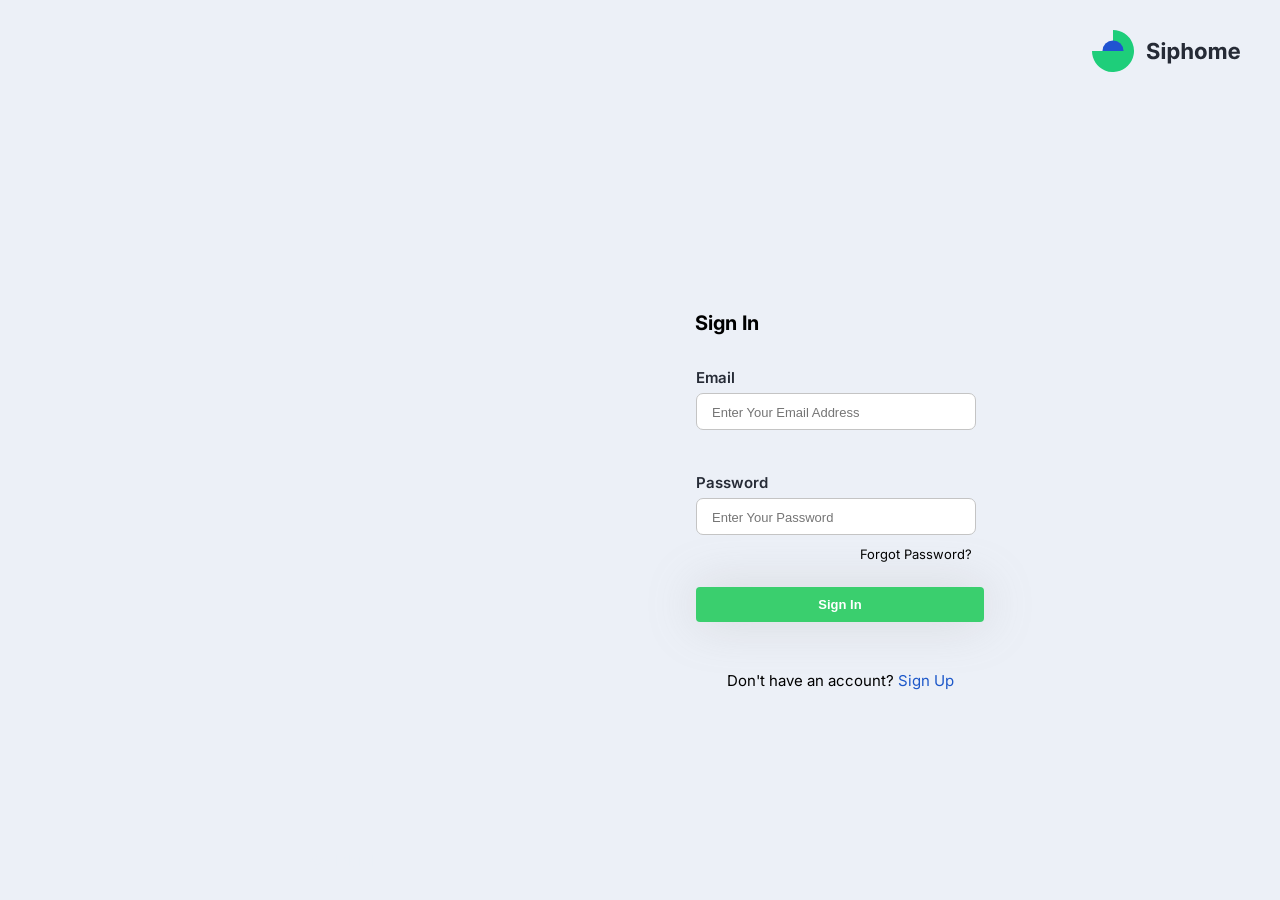
<file: pages/signin.html>
<!doctype html>
<html lang="en">
  <head>
    <meta charset="UTF-8" />
    <meta name="viewport" content="width=device-width, initial-scale=1.0" />
    <title>Sign In | SipHome</title>

    <!-- META -->
    <meta name="theme-color" content="#f2f2f2" />
    <meta
      name="description"
      content="Sign in to your SipHome account to access your dashboard and services."
    />
    <!-- FONTS -->
    <link rel="preconnect" href="https://fonts.googleapis.com" />
    <link rel="preconnect" href="https://fonts.gstatic.com" crossorigin />
    <link
      href="https://fonts.googleapis.com/css2?family=Inter:ital,wght@0,100..900;1,100..900&display=swap"
      rel="stylesheet"
    />

    <link rel="stylesheet" href="../css/style.css" />
    <link rel="stylesheet" href="../css/signin.css" />

    <script type="module" src="../js/signin.js"></script>
  </head>
  <body>
    <section class="user__auth">
      <section class="auth__video-blk">
        <div class="auth__video">
          <video
            muted
            autoplay
            playsinline
            loop
            src="../assets/video/auth-vid.mp4"
          ></video>
        </div>
        <p class="video__credit">
          <a
            href="https://dribbble.com/shots/21785427-Mushroom-world-for-XR"
            target="_blank"
            >@glebich</a
          >
        </p>
      </section>

      <section class="siphome__logo-blk">
        <div class="logo__img-blk">
          <a href="../index.html">
            <svg
              xmlns="http://www.w3.org/2000/svg"
              width="148"
              height="42"
              fill="none"
              viewBox="0 0 148 42"
            >
              <path
                fill="#262b36"
                fill-rule="evenodd"
                d="M73.221 13.766c0 .93-.813 1.687-1.805 1.687-.984 0-1.797-.758-1.797-1.687 0-.922.813-1.68 1.797-1.68.992 0 1.805.758 1.805 1.68m-9.151 3.836h3.242c-.046-2.852-2.39-4.82-5.953-4.82-3.507 0-6.078 1.937-6.062 4.843-.008 2.36 1.656 3.71 4.359 4.36l1.742.437c1.743.422 2.711.922 2.719 2-.008 1.172-1.117 1.969-2.836 1.969-1.758 0-3.023-.813-3.133-2.414h-3.273c.086 3.46 2.563 5.25 6.445 5.25 3.907 0 6.203-1.868 6.211-4.797-.008-2.664-2.015-4.078-4.797-4.703l-1.437-.344c-1.391-.32-2.555-.836-2.531-1.985 0-1.03.914-1.789 2.57-1.789 1.617 0 2.609.735 2.734 1.993M69.744 29h3.328V17h-3.328zm5.994 4.5h3.328v-6.422h.102c.461 1 1.469 2.117 3.406 2.117 2.735 0 4.867-2.164 4.867-6.18 0-4.124-2.226-6.171-4.859-6.171-2.008 0-2.969 1.195-3.414 2.172h-.148V17h-3.282zm5.782-14.008c-1.618 0-2.524 1.367-2.524 3.508s.922 3.547 2.524 3.547c1.632 0 2.523-1.453 2.523-3.547 0-2.078-.875-3.508-2.523-3.508m11.468 2.57c.008-1.546.953-2.453 2.313-2.453 1.351 0 2.148.867 2.14 2.344V29h3.329v-7.64c.007-2.813-1.649-4.516-4.149-4.516-1.82 0-3.039.86-3.586 2.273h-.14V13H89.66v16h3.328zm21.729.985c0 3.695-2.266 6.187-5.906 6.187-3.641 0-5.907-2.492-5.907-6.187 0-3.719 2.266-6.203 5.907-6.203s5.906 2.484 5.906 6.203m-5.891 3.61c-1.68 0-2.539-1.54-2.539-3.634s.859-3.64 2.539-3.64c1.649 0 2.508 1.547 2.508 3.64s-.859 3.633-2.508 3.633M120.209 29h-3.328V17h3.172v2.117h.14c.5-1.414 1.727-2.273 3.344-2.273 1.649 0 2.875.883 3.258 2.273h.125c.492-1.375 1.859-2.273 3.617-2.273 2.234 0 3.781 1.484 3.781 4.086V29h-3.32v-7.414c0-1.336-.797-2-1.859-2-1.211 0-1.922.844-1.922 2.086V29h-3.227v-7.484c0-1.18-.734-1.93-1.828-1.93-1.109 0-1.953.883-1.953 2.21zm22.207.234c2.969 0 4.969-1.445 5.438-3.672l-3.079-.203c-.336.914-1.195 1.391-2.304 1.391-1.664 0-2.719-1.102-2.719-2.89v-.008h8.172v-.915c0-4.078-2.469-6.093-5.641-6.093-3.531 0-5.82 2.508-5.82 6.21 0 3.805 2.258 6.18 5.953 6.18m-.078-9.906c-1.477 0-2.516 1.094-2.586 2.461h5.039c-.008-1.43-1.008-2.46-2.453-2.46"
                clip-rule="evenodd"
              />
              <path
                fill="#1ece7a"
                d="M0 21a21 21 0 0 0 12.964 19.401 20.998 20.998 0 0 0 27.437-27.437A21 21 0 0 0 21 0v21z"
              />
              <path
                fill="#2053d1"
                d="M31.562 21a10.561 10.561 0 1 0-21.124 0h21.124"
              />
            </svg>
          </a>
        </div>
      </section>

      <section class="auth__container-blk">
        <h1 class="auth__heading">Sign In</h1>
        <section class="auth__container">
          <form id="form_auth" action="#">
            <div class="field">
              <label for="userEmail">Email</label>
              <input
                type="email"
                id="userEmail"
                name="userEmail"
                placeholder="Enter Your Email Address"
              />
            </div>

            <div class="password-field">
              <div class="field">
                <label for="userPassword">Password</label>
                <input
                  type="password"
                  name="userPassword"
                  id="userPassword"
                  placeholder="Enter Your Password"
                  autocomplete="new-password"
                />
              </div>

              <div class="forgot__password-blk">
                <p class="forgot__password-txt">Forgot Password?</p>
              </div>
            </div>

            <div class="field signin-btn-blk">
              <button type="submit" class="signin-btn">Sign In</button>
            </div>
          </form>

          <p class="auth__signup-txt">
            Don't have an account?
            <a class="auth__signup-link" href="../pages/signup.html">Sign Up</a>
          </p>
        </section>
      </section>
    </section>
  </body>
</html>
</file>
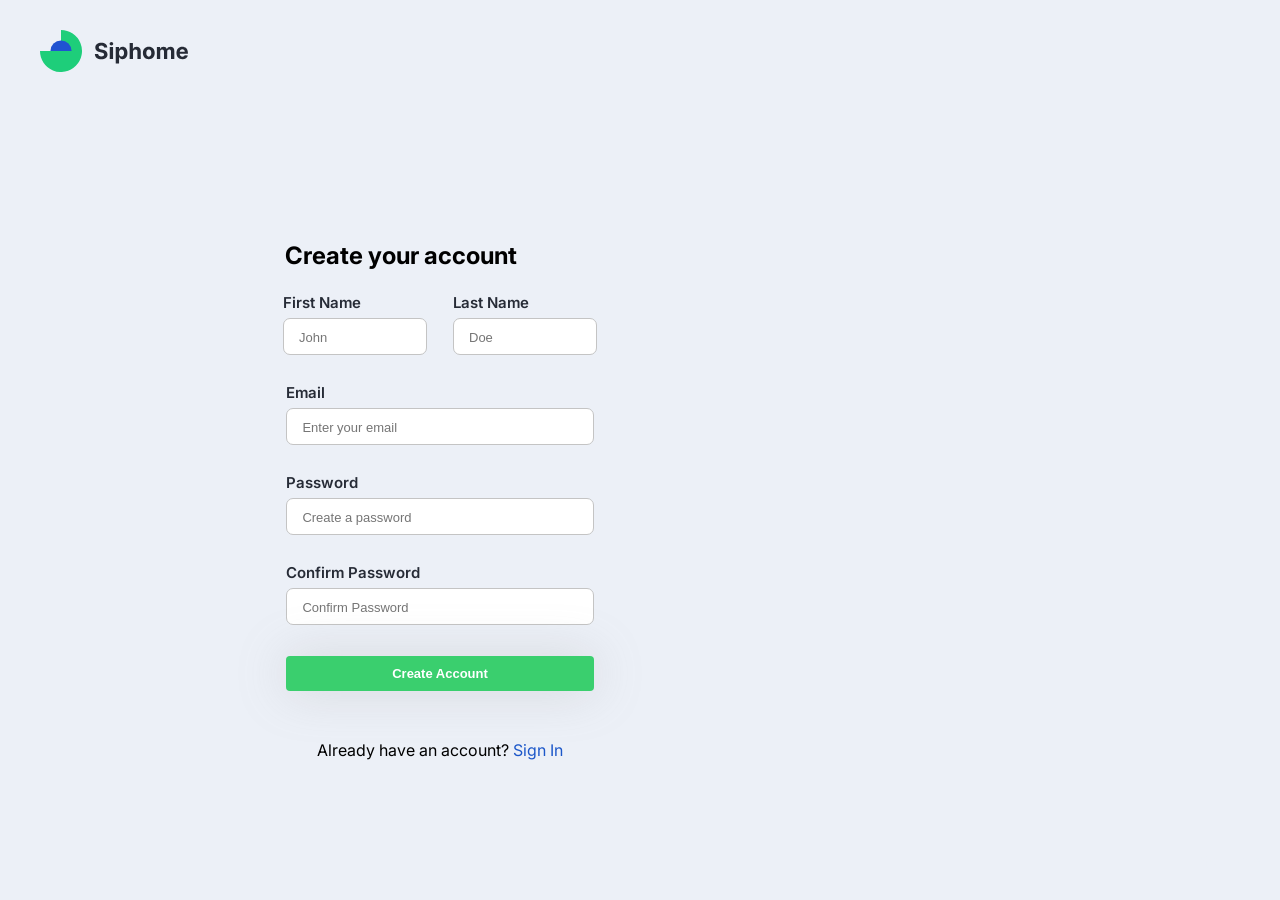
<file: pages/signup.html>
<!doctype html>
<html lang="en">
  <head>
    <meta charset="UTF-8" />
    <meta name="viewport" content="width=device-width, initial-scale=1.0" />

    <title>Sign Up | SipHome</title>

    <!-- META -->
    <meta name="theme-color" content="#f2f2f2" />
    <meta
      name="description"
      content="Create your SipHome account to access smart home services and features."
    />
    <!-- FONTS -->
    <link rel="preconnect" href="https://fonts.googleapis.com" />
    <link rel="preconnect" href="https://fonts.gstatic.com" crossorigin />
    <link
      href="https://fonts.googleapis.com/css2?family=Inter:ital,wght@0,100..900;1,100..900&display=swap"
      rel="stylesheet"
    />

    <link rel="stylesheet" href="../css/style.css" />
    <link rel="stylesheet" href="../css/signup.css" />
    <script type="module" src="../js/signup.js"></script>
  </head>
  <body>
    <section class="user__auth">
      <section class="siphome__logo-blk">
        <div class="logo__img-blk">
          <a href="../index.html">
            <svg
              xmlns="http://www.w3.org/2000/svg"
              width="148"
              height="42"
              fill="none"
              viewBox="0 0 148 42"
            >
              <path
                fill="#262b36"
                fill-rule="evenodd"
                d="M73.221 13.766c0 .93-.813 1.687-1.805 1.687-.984 0-1.797-.758-1.797-1.687 0-.922.813-1.68 1.797-1.68.992 0 1.805.758 1.805 1.68m-9.151 3.836h3.242c-.046-2.852-2.39-4.82-5.953-4.82-3.507 0-6.078 1.937-6.062 4.843-.008 2.36 1.656 3.71 4.359 4.36l1.742.437c1.743.422 2.711.922 2.719 2-.008 1.172-1.117 1.969-2.836 1.969-1.758 0-3.023-.813-3.133-2.414h-3.273c.086 3.46 2.563 5.25 6.445 5.25 3.907 0 6.203-1.868 6.211-4.797-.008-2.664-2.015-4.078-4.797-4.703l-1.437-.344c-1.391-.32-2.555-.836-2.531-1.985 0-1.03.914-1.789 2.57-1.789 1.617 0 2.609.735 2.734 1.993M69.744 29h3.328V17h-3.328zm5.994 4.5h3.328v-6.422h.102c.461 1 1.469 2.117 3.406 2.117 2.735 0 4.867-2.164 4.867-6.18 0-4.124-2.226-6.171-4.859-6.171-2.008 0-2.969 1.195-3.414 2.172h-.148V17h-3.282zm5.782-14.008c-1.618 0-2.524 1.367-2.524 3.508s.922 3.547 2.524 3.547c1.632 0 2.523-1.453 2.523-3.547 0-2.078-.875-3.508-2.523-3.508m11.468 2.57c.008-1.546.953-2.453 2.313-2.453 1.351 0 2.148.867 2.14 2.344V29h3.329v-7.64c.007-2.813-1.649-4.516-4.149-4.516-1.82 0-3.039.86-3.586 2.273h-.14V13H89.66v16h3.328zm21.729.985c0 3.695-2.266 6.187-5.906 6.187-3.641 0-5.907-2.492-5.907-6.187 0-3.719 2.266-6.203 5.907-6.203s5.906 2.484 5.906 6.203m-5.891 3.61c-1.68 0-2.539-1.54-2.539-3.634s.859-3.64 2.539-3.64c1.649 0 2.508 1.547 2.508 3.64s-.859 3.633-2.508 3.633M120.209 29h-3.328V17h3.172v2.117h.14c.5-1.414 1.727-2.273 3.344-2.273 1.649 0 2.875.883 3.258 2.273h.125c.492-1.375 1.859-2.273 3.617-2.273 2.234 0 3.781 1.484 3.781 4.086V29h-3.32v-7.414c0-1.336-.797-2-1.859-2-1.211 0-1.922.844-1.922 2.086V29h-3.227v-7.484c0-1.18-.734-1.93-1.828-1.93-1.109 0-1.953.883-1.953 2.21zm22.207.234c2.969 0 4.969-1.445 5.438-3.672l-3.079-.203c-.336.914-1.195 1.391-2.304 1.391-1.664 0-2.719-1.102-2.719-2.89v-.008h8.172v-.915c0-4.078-2.469-6.093-5.641-6.093-3.531 0-5.82 2.508-5.82 6.21 0 3.805 2.258 6.18 5.953 6.18m-.078-9.906c-1.477 0-2.516 1.094-2.586 2.461h5.039c-.008-1.43-1.008-2.46-2.453-2.46"
                clip-rule="evenodd"
              />
              <path
                fill="#1ece7a"
                d="M0 21a21 21 0 0 0 12.964 19.401 20.998 20.998 0 0 0 27.437-27.437A21 21 0 0 0 21 0v21z"
              />
              <path
                fill="#2053d1"
                d="M31.562 21a10.561 10.561 0 1 0-21.124 0h21.124"
              />
            </svg>
          </a>
        </div>
      </section>

      <section class="auth__container-blk">
        <h1 class="auth__heading">Create your account</h1>
        <section class="auth__container">
          <form id="form_auth" action="#">
            <div class="full-name">
              <div class="field first-name">
                <label for="firstName">First Name</label>
                <input
                  type="text"
                  id="firstName"
                  name="firstName"
                  placeholder="John"
                  autocomplete="on"
                />
              </div>

              <div class="field last-name">
                <label for="lastName">Last Name</label>
                <input
                  type="text"
                  id="lastName"
                  name="userName"
                  placeholder="Doe"
                  autocomplete="on"
                />
              </div>
            </div>

            <div class="field">
              <label for="userEmail">Email</label>
              <input
                type="email"
                id="userEmail"
                name="userEmail"
                placeholder="Enter your email"
              />
            </div>

            <div class="password-field">
              <div class="field">
                <label for="userPassword">Password</label>
                <input
                  type="password"
                  name="userPassword"
                  id="userPassword"
                  placeholder="Create a password"
                  autocomplete="new-password"
                />
              </div>

              <div class="field">
                <label for="confirmPassword">Confirm Password</label>
                <input
                  type="password"
                  name="Confirm Password"
                  id="confirmPassword"
                  placeholder="Confirm Password"
                  autocomplete="current-password"
                />
              </div>
            </div>

            <div class="field create-btn-blk">
              <button id="create-btn" type="submit" class="create-btn">
                Create Account
              </button>
            </div>
          </form>

          <p class="auth__signin-txt">
            Already have an account?
            <a class="auth__signin-link" href="../pages/signin.html">Sign In</a>
          </p>
        </section>
      </section>

      <section class="auth__video-blk">
        <div class="auth__video">
          <video
            muted
            autoplay
            playsinline
            loop
            src="../assets/video/auth-vid.mp4"
          ></video>
        </div>

        <p class="video__credit">
          <a
            href="https://dribbble.com/shots/21785427-Mushroom-world-for-XR"
            target="_blank"
            >@glebich</a
          >
        </p>
      </section>
    </section>
  </body>
</html>
</file>
<file: css/style.css>
/* RESET */
*,
*::before,
*::after {
  padding: 0;
  margin: 0;
  box-sizing: border-box;
  /* outline: var(--outline); */
}

html {
  font-size: 62.5%;
}

body {
  max-width: 100%;
  font-size: 1.6em;
  background-color: var(--primary-clr-white);
  font-family: "Inter", sans-serif;
  font-optical-sizing: auto;
  font-style: normal;
  overflow-y: scroll;
  scroll-behavior: smooth;
  overflow-x: hidden;
}

input,
select,
textarea {
  font-size: 1.6rem;
}

:root {
  --primary-clr-blue: #1c57c9;
  --secondary-clr-blue: #2053d1;
  --primary-clr-white: #ffffff;
  --secondary-clr-white: #ecf0f7;
  --primary-clr-green: #3acf6e;
  --primary-clr-grey: #606b86;
  --secondary-clr-grey: #606c84;
  --box-shadow-grey: #97979744;
  --primary-clr-black: #262b36;
  --primary-clr-red: #fa4949;
  --primary-clr-ash: #DADEE6;
   --primary-clr-gray-50: oklch(95.654% 0.00807 254.09);
  --outline: 0.2rem solid red;
  --lt-clr-gray: #f8f9fc;
  --primary-clr-glass-white: #EFF6FF;
  --soft-steel-gray: #E0E5EB;
  --primary-bg-gradient: linear-gradient(30deg, var(--primary-clr-green), var(--primary-clr-blue), var(--primary-clr-red));
}

/* UTILITY CLASSES */
.auto-show {
  animation: reveal both;
  animation-timeline: view();
  animation-range: entry 5% cover 40%;
}

.show {
  animation: dot-reveal 0.5s ease-out alternate infinite;
}

.delay-1 {
  animation-delay: 0.2s;
}

.delay-2 {
  animation-delay: 0.4s;
}

.delay-3 {
  animation-delay: 0.6s;
}

.delay-4 {
  animation-delay: 0.8s;
}

.delay-5 {
  animation-delay: 1s;
}

.delay-6 {
  animation-delay: 1.2s;
}

@keyframes dot-reveal {
  from {
    opacity: 0;
    transform: translateY(-4rem) !important;
  }

  to {
    opacity: 1;
    transform: translateY(0) !important;
  }
}

@keyframes reveal {
  from {
    opacity: 0;
    transform: translateY(30rem);
  }

  to {
    opacity: 1;
    transform: translateY(0);
  }
}

.form__group {
  position: relative;
}

.validation__status {
  position: absolute;
  color: var(--primary-clr-red);
  width: 100%;
  display: flex;
  font-size: 1.4rem;
  right: 0;
  bottom: -0.8rem;
  ;
}


.salute-active {
  color: var(--primary-clr-white);

}

.user-name-active {
  color: var(--primary-clr-green);
  font-size: 1.8rem;
  font-weight: 900;

}

/* MOBILE → DEFAULT */

/* HEADER */
.header__logo--menu {
  width: 100%;
  height: 13rem;
  background-color: var(--primary-clr-blue);
  display: flex;
  justify-content: space-around;
  align-items: flex-end;
  padding-bottom: 2rem;
  position: relative;
}

.header__nav-blk {
  display: none;
}

.menu__button {
  padding: 0.5rem 1rem;
  color: var(--primary-clr-white);
  background-color: var(--primary-clr-blue);
  border: 0.09rem solid var(--primary-clr-white);
  border-radius: 0.5rem;
  margin-bottom: 0.7rem;
  font-weight: bold;
  font-size: 1.3rem;
}

.mobile-menu-blk {
  width: 100%;
  height: 100vh;
  background: var(--primary-clr-white);
  display: flex;
  flex-direction: column;
  align-items: center;
  justify-content: space-between;
  padding-top: 5rem;
  position: fixed;
  top: 0;
  right: 0;
  left: 0;
  transform: translateX(-100%);
  transition: all 0.3s ease;
  opacity: 0;
  pointer-events: none;
  z-index: 100;
}

.mobile-menu-blk.active {
  pointer-events: auto;
  opacity: 1;
  transform: translateX(0);
}

.mobile__header {
  width: 90%;
  height: 5rem;
  display: flex;
  justify-content: space-between;
  align-items: center;
}

.menu__close-btn {
  color: var(--primary-clr-red);
  border-color: var(--primary-clr-red);
  margin-bottom: 0;
  background-color: var(--primary-clr-white);
}

.mobile__header-heading {
  font-size: 2rem;
  color: var(--primary-clr-black);
  font-weight: bold;
}

.mobile__cta-blk {
  height: 5 !important;
  background: var(--primary-clr-white) !important;
  justify-content: center !important;
}

.cta__btn-1,
.cta__btn-2 {
  padding: 1rem 2rem;
  background-color: var(--primary-clr-blue);
  color: var(--primary-clr-white);
  border: 0.01rem solid var(--primary-clr-white);
  width: 12rem !important;
  white-space: nowrap;
  border-radius: 0.4rem;
  font-weight: bold;
  font-size: 1.5rem;
}

.cta__btn-1 {
  background-color: var(--primary-clr-green);
  border: none;
  margin-left: 0 !important;
}

.cta__btn-2 {
  margin-right: 0rem !important;
}

/* MAIN */
/* CALL TO ACTION SECTION */
.hero-intro__heading--info-blk {
  width: 100%;
  height: 65rem;
  background-color: var(--primary-clr-blue);
  display: flex;
  flex-direction: column;
  justify-content: center;
  align-items: center;
}

.hero-intro__heading-blk,
.hero-intro__info-blk {
  max-width: 95%;
  min-height: 20rem;
  display: flex;
  justify-content: center;
  align-items: center;
}

.hero-intro__heading-txt-blk {
  display: flex;
  flex-direction: column;
  justify-content: center;
  align-items: center;
}

.hero-intro__heading-txt {
  font-size: 4.2rem;
  text-align: center;
  color: var(--primary-clr-white);
}

.hero-intro__heading-clr-green {
  color: var(--primary-clr-green);
}

.hero-intro__info-blk {
  width: 100%;
}

.hero-intro__info-txt {
  color: var(--primary-clr-white);
  font-size: 1.8rem;
  text-align: center;
  line-height: 1.4;
}

.hero-intro__button-blk {
  width: 100%;
  height: 10rem;
  background-color: var(--primary-clr-blue);
  display: flex;
  justify-content: center;
  align-items: center;
  column-gap: 8rem;
}

.intro__btn-1,
.intro__btn-2 {
  padding: 1rem 2rem;
  background-color: var(--primary-clr-blue);
  color: var(--primary-clr-white);
  border: 0.01rem solid var(--primary-clr-white);
  width: 8rem;
  white-space: nowrap;
  border-radius: 0.4rem;
  font-weight: bold;
  font-size: 1.5rem;
  transition: all 0.125s ease-in;

}

.intro__btn-1 {
  background-color: var(--primary-clr-green);
  border: none;
  margin-left: -2rem;
}

.intro__btn-2 {
  margin-right: 1.5rem;
}

.intro__btn-1:active,
.intro__btn-2:active {
  transform: translate(0.3rem, 0.3rem) !important;
  transition: all 0.125s linear;
}

.hero-intro__pattern-blk {
  height: 15rem;
  width: 100%;
  display: flex;
  border-bottom-right-radius: 30rem;
  background-color: var(--primary-clr-blue);
}

.hero-intro__pattern-svg-desktop,
.hero__desktop-img {
  display: none;
}

/* THREAT AWARENESS CSS */
.main__threat-info-blk {
  margin-top: 7rem;
  width: 100%;
  min-height: 4rem;
  display: flex;
  flex-direction: column;
  justify-content: center;
  align-items: center;
  background: var(--primary-clr-white);
}

.threat__info {
  height: 25rem;
  width: 90%;
  display: flex;
  align-items: center;
  margin-bottom: 6rem;
}

.threat__info-txt {
  text-align: center;
  font-weight: 600;
  color: var(--primary-clr-grey);
  line-height: 3.2rem;
}

.main__threat-info-img-blk.threat-img-blk__desktop,
.threat__info-img-tablet {
  display: none;
}

/* SMART HOME FEATURES SECTION  */
.home__features-info-blk {
  width: 100%;
  min-height: 25rem;
  display: flex;
  flex-direction: column;
  align-items: center;
  background-color: var(--primary-clr-white);
  margin-bottom: 6rem;
}

.home__features-info {
  width: 85%;
  text-align: center;
  height: 25rem;
  display: flex;
  flex-direction: column;
  justify-content: center;
  margin-top: 5rem;
}

.home__features-info-title {
  font-size: 1.5rem;
  font-weight: bold;
  color: var(--secondary-clr-blue);
  letter-spacing: 1rem;
}

.home__features-info-heading {
  margin: 1.8rem 0;
  font-size: 3.2rem;
  color: var(--primary-clr-black);
  font-weight: bold;
}

.home__features-info-txt {
  color: var(--primary-clr-grey);
  line-height: 2.8rem;
}

/* HOME FEATURES */

.home__features-blk {
  width: 100%;
  min-height: 25rem;
  display: flex;
  flex-direction: column;
  align-items: center;
  margin-top: 4rem;
}

.home__feature-container {
  width: 88%;
  display: flex;
  flex-direction: column;
  justify-content: center;
  align-items: center;
  margin-bottom: 6.4rem;
}

.feature-heading {
  margin: 1.5rem 0;
  font-weight: bold;
  color: var(--primary-clr-black);
}

.feature-txt {
  text-align: center;
  font-size: 1.3rem;
  line-height: 2rem;
  color: var(--primary-clr-grey);
}

/* SMART HOME UPGRADE SECTION */
/* UPGRADE INFO */
.home__upgrade-blk {
  width: 100%;
  min-height: 25rem;
  display: flex;
  flex-direction: column;
  align-items: center;
  background-color: var(--primary-clr-white);
  margin-bottom: 6rem;
}

.home__upgrade-info-blk {
  width: 100%;
  height: 25rem;
  display: flex;
  flex-direction: column;
  justify-content: center;
  align-items: center;
}

.upgrade__info-blk {
  width: 95%;
  text-align: center;
}

.upgrade__info-title {
  font-size: 1.5rem;
  font-weight: bold;
  color: var(--secondary-clr-blue);
  letter-spacing: 1rem;
}

.upgrade__info-heading {
  margin: 1.8rem 0;
  font-size: 3.2rem;
  color: var(--primary-clr-black);
  font-weight: bold;
}

/* UPGRADE PHOTO */

.home__upgrade-photo-blk {
  width: 100%;
  min-height: 25rem;
  display: flex;
  flex-direction: column;
  align-items: center;
  background-color: var(--primary-clr-white);
  margin-bottom: 6rem;
}

.upgrade__photo-blk {
  width: 100%;
  z-index: 3;
}

.upgrade__photo {
  width: 100%;
}

.upgrade__photo-desktop,
.upgrade__photo-tablet {
  display: none;
}

/* UPGRADABLE */
.upgrade-blk {
  width: 100%;
  min-height: 55rem;
  display: flex;
  flex-direction: column;
  align-items: center;
  background-color: var(--secondary-clr-blue);
  margin-top: -20rem;
  z-index: 2;
}

.upgrade {
  width: 90%;
  height: 25rem;
  display: flex;
  flex-direction: column;
  justify-content: center;
  align-items: center;
  color: var(--primary-clr-white);
  margin-bottom: 3.6rem;
}

.upgrade:first-child {
  margin-top: 20rem;
}

.upgrade__img-blk {
  display: flex;
  justify-content: center;
  align-items: center;
}

.upgrade__title {
  color: var(--primary-clr-white);
  margin: 2.4rem 0 1.5rem;
  font-weight: 600;
}

.upgrade__txt {
  text-align: center;
  color: var(--primary-clr-white);
  font-size: 1.3rem;
  line-height: 2rem;
}

.upgrade__pattern-blk {
  height: 15rem;
  width: 100%;
  display: flex;
  justify-content: flex-end;
  border-bottom-left-radius: 30rem;
  background-color: var(--primary-clr-blue);
}

.upgrade__pattern-desktop {
  display: none;
}

/* SMART HOME SERVICE SECTION  */
.home__service-blk {
  width: 100%;
  min-height: 25rem;
  display: flex;
  flex-direction: column;
  align-items: center;
  padding-top: 18rem;
}

.home__service-info-blk {
  width: 100%;
  height: 25rem;
  display: flex;
  flex-direction: column;
  justify-content: center;
  align-items: center;
}

.service__info {
  width: 85%;
  display: flex;
  flex-direction: column;
  justify-content: center;
  align-items: center;
  margin-bottom: 6.4rem;
}

.service__title {
  font-size: 1.5rem;
  font-weight: bold;
  color: var(--secondary-clr-blue);
  letter-spacing: 1rem;
}

.service__heading {
  margin: 2rem 0 1.5rem;
  font-weight: bold;
  text-align: center;
  font-size: 3.2rem;
  color: var(--primary-clr-black);
}

.service__txt {
  text-align: center;
  line-height: 2.8rem;
  color: var(--primary-clr-grey);
}

.service__img {
  margin-bottom: 5rem;
}

.service__img-2 {
  display: none;
}

/* SERVICE CAROUSEL  */
.service__carousel-blk {
  width: 100%;
  min-height: 20rem;
  display: flex;
  flex-direction: column;
  justify-content: space-around;
  align-items: center;
  background-color: var(--secondary-clr-white);
}

.carousel-blk {
  width: 100%;
  min-height: 12rem;
  display: flex;
  align-items: center;
  overflow-x: scroll;
  padding: 5%;
  column-gap: 1.6rem;
  background-color: var(--primary-clr-white);
  scrollbar-width: none;
}

.carousel__item {
  height: 9.6rem;
  min-width: 75%;
  background: var(--primary-clr-white);
  border-radius: 1.6rem;
  box-shadow: 0.01rem 0.01rem 5rem var(--box-shadow-grey);
  display: flex;
  align-items: center;
  padding: 7%;
}

.carousel__indicator-blk {
  width: 100%;
  min-height: 5rem;
  display: flex;
  justify-content: center;
  align-items: center;
}

.indicator-blk {
  width: 100%;
  height: 3rem;
  display: flex;
  justify-content: center;
  align-items: center;
  column-gap: 1.6rem;
}

.indicator {
  background: var(--secondary-clr-grey);
  width: 1rem;
  height: 1rem;
  border-radius: 0.5rem;
  opacity: 20%;
}

.indicator-active {
  background: var(--primary-clr-blue);
  opacity: 100%;
}

/* SMART HOME TESTIMONIAL SECTION */

.home__testimonial-blk {
  max-width: 100%;
  min-height: 25rem;
  display: flex;
  flex-direction: column;
  align-items: center;
  padding: 10rem 0 7.5rem;
  background-color: var(--secondary-clr-white);
}

.testimonial__info-blk {
  min-width: 100%;
  min-height: 25rem;
  display: flex;
  flex-direction: column;
  justify-content: center;
  align-items: center;
  margin-bottom: 2rem;
}

.testimonial__info {
  max-width: 75%;
  display: flex;
  flex-direction: column;
  justify-content: center;
  align-items: center;
}

.testimonial__title {
  font-size: 1.5rem;
  font-weight: bold;
  color: var(--secondary-clr-blue);
  letter-spacing: 1rem;
}

.testimonial__heading {
  margin: 1.7rem 0;
  font-weight: bold;
  text-align: center;
  font-size: 3.2rem;
  color: var(--primary-clr-black);
}

/* USER TESTIMONIAL CARD */

.testimonial__card-blk {
  width: 100%;
  min-height: 25rem;
  display: flex;
  flex-direction: column;
  justify-content: center;
  align-items: center;
  background-color: var(--secondary-clr-white);
}

.testimonial__card-carousel {
  width: 100%;
  min-height: 40rem;
  background-color: var (--secondary-clr-white);
  padding: 5%;
  display: flex;
  align-items: center;
  column-gap: 2rem;
  overflow-x: scroll;
  position: relative;
  scrollbar-width: none;
}

.testimonial__card {
  min-width: 31.5rem;
  min-height: 33rem;
  display: flex;
  flex-direction: column;
  justify-content: center;
  align-items: center;
  border-radius: 2.4rem;
  background-color: var(--primary-clr-white);
  position: relative;
}

.card__user-img {
  position: absolute;
  top: -3rem;
}

.card__user-quote {
  text-align: center;
  line-height: 2.8rem;
  color: var(--primary-clr-black);
  margin-top: 1.5rem;
  width: 28rem;
}

.card__user-name {
  font-weight: 600;
  color: var(--primary-clr-black);
  margin-top: 1.5rem;
}

.card__user-position {
  margin-top: 0.5rem;
  text-align: center;
  font-size: 1.3rem;
  color: var(--primary-clr-grey);
  line-height: 2.4;
}

.card__quote-design {
  position: absolute;
  bottom: 2.8rem;
  right: 2.5rem;
}

.card-carousel__indicator-blk {
  margin-top: -2.5rem;
}

/* SMART HOME CONTACT SECTION */

.home__contact-info-blk {
  max-width: 100%;
  min-height: 25rem;
  display: flex;
  flex-direction: column;
  align-items: center;
  padding: 16rem 0 10rem;
  background-color: var(--primary-clr-white);
}

.contact__info-blk {
  min-width: 100%;
  min-height: 25rem;
  display: flex;
  flex-direction: column;
  justify-content: center;
  align-items: center;
  margin-bottom: 2rem;
}

.contact__info {
  max-width: 85%;
  display: flex;
  flex-direction: column;
  justify-content: center;
  align-items: center;
}

.contact__title {
  font-size: 1.5rem;
  font-weight: bold;
  color: var(--secondary-clr-blue);
  letter-spacing: 1rem;
}

.contact__heading {
  margin: 1.7rem 0;
  font-weight: bold;
  text-align: center;
  font-size: 3.2rem;
  color: var(--primary-clr-black);
}

.contact__img-2 {
  display: none;
}

/*SMART HOME CONTACT FORM */

.contact__form-blk {
  min-width: 100%;
  min-height: 25rem;
  display: flex;
  flex-direction: column;
  align-items: center;
  background-color: var(--primary-clr-white);
  padding: 5%;
  margin-top: 6.4rem;
}

.form {
  min-width: 90%;
  min-height: 25rem;
  display: flex;
  flex-direction: column;
  justify-content: center;
  align-items: center;
  margin-bottom: 2rem;
}

@media (min-width: 400px) {
  .form {
    min-width: 80%;
  }
}

.form__group {
  min-height: 5rem;
  display: flex;
  flex-direction: column;
  align-items: center;
  justify-content: center;
  column-gap: 1.6rem;
  margin-bottom: 2rem;
}

.form__group label {
  line-height: 2.4;
  font-size: 1.5rem;
  color: var(--primary-clr-black);
  align-self: self-start;
}

.form__group input {
  width: 31.5rem;
  height: 4.8rem;
  padding: 2%;
  margin-bottom: 1.6rem;
}

.form__group-textarea {
  margin-bottom: 4rem;
}

.form__textarea {
  max-height: 12rem;
  max-width: 31.5rem;
  min-height: 12rem;
  min-width: 31.5rem;
}

.form__group-blk {
  width: 900%;
  display: flex;
  justify-content: start;
}

.form__group-blk:has(button) {
  align-self: self-start;
  width: 40% !important;
}

.form__submit-btn {
  width: 9rem;
  height: 4rem;
  background-color: var(--primary-clr-green);
  font-weight: bold;
  color: var(--primary-clr-white);
  padding: 1rem 2rem;
  font-size: 1.5rem;
  border: none;
  border-radius: 0.4rem;
  box-shadow: 0.01rem 0.01rem 5rem var(--box-shadow-grey);
  align-self: self-start;
  transition: all 0.125s ease-in;
}

.form__submit-btn:hover {
  background-color: var(--primary-clr-blue);
}

.form__submit-btn:active {
  transform: translate(0.3rem, 0.3rem) !important;
  scale: 0.95 !important;
}

/* FOOTER */
/*FOOTER-ADDRESS*/

.footer {
  max-width: 100%;
  min-height: 25rem;
  display: flex;
  flex-direction: column;
  align-items: center;
  background-color: var(--primary-clr-white);
}

.footer p:not(.footer p:first-child):hover,
.footer a:hover {
  color: var(--primary-clr-blue);
  text-decoration: underline;
  transition: all 0.125s ease-in;
}

.footer p:not(.footer p:first-child):active,
.footer a:active {
  color: var(--primary-clr-green);
  transition: all 0.125s ease-in;
}

.footer__address-blk {
  min-width: 100%;
  min-height: 25rem;
  display: flex;
  flex-direction: column;
  justify-content: center;
  align-items: center;
  margin-bottom: 2rem;
}

.address__info {
  max-width: 75%;
  display: flex;
  flex-direction: column;
  align-items: center;
  justify-content: center;
  align-items: center;
}

.address__heading {
  margin: 4rem 0 1rem;
  font-weight: bold;
  text-align: center;
  font-size: 2rem;
  color: var(--primary-clr-black);
}

.address__heading:hover {
  text-decoration: none !important;
  color: var(--primary-clr-black) !important
}

.address__txt {
  text-align: center;
  line-height: 3rem;
  color: var(--primary-clr-grey);
  font-size: 2rem;
  margin-bottom: 3rem;
}

.address__tel,
.address__email {
  font-weight: bold;
  color: var(--primary-clr-grey);
}

.address__tel {
  margin-bottom: 1rem;
}

.address__tel a,
.address__email a {
  color: var(--primary-clr-black);
  font-size: 2rem;
  text-decoration: none;
  font-weight: 500;
}

/* FOOTER NAVIGATION */

.footer__nav-blk {
  width: 100%;
  min-height: 20rem;
  display: flex;
  justify-content: center;
  align-items: center;
  background-color: var(--primary-clr-white);
  margin-top: 3.6rem;
}

.nav__info {
  min-width: 80%;
  min-height: 25rem;
  display: flex;
  flex-direction: column;
  justify-content: center;
  align-items: center;
}

.nav__info-heading {
  margin: 2rem 0;
  font-weight: bold;
  text-align: center;
  font-size: 2rem;
  color: var(--primary-clr-black);
}

.nav {
  max-width: 100%;
  display: flex;
  flex-direction: column;
  align-items: center;
  justify-content: center;
  align-items: center;
}

.nav__list {
  list-style: none;
  display: grid;
  grid-template-columns: 1fr;
  gap: 1rem;
  justify-items: center;
  font-size: 2rem;
  color: var(--primary-clr-grey);
  list-style: 4.8rem;
}

.nav__link {
  text-decoration: none;
  color: var(--primary-clr-grey);
  cursor: pointer;
  transition: color 0.125s ease-in-out;
}

.nav__link:active {
  color: var(--primary-clr-blue);
}

/* FOOTER ABOUT */
.footer__about-blk {
  width: 100%;
  min-height: 20rem;
  display: flex;
  justify-content: center;
  align-items: center;
  background-color: var(--primary-clr-white);
  margin-top: 3.6rem;
}

.about__info {
  min-width: 80%;
  min-height: 25rem;
  display: flex;
  flex-direction: column;
  justify-content: center;
  align-items: center;
}

.about__info-heading {
  font-weight: bold;
  color: var(--primary-clr-black) !important;
}

.about__info-item {
  margin-bottom: 1rem;
  font-size: 2rem;
  color: var(--primary-clr-grey);
  list-style: 4.8rem;
  cursor: pointer;
}

/* FOOTER SOCIAL */
.footer__social-blk {
  width: 100%;
  min-height: 20rem;
  background-color: var(--primary-clr-white);
  margin-top: 2.4rem;
  display: flex;
  flex-direction: column;
  justify-content: center;
  align-items: center;
}

.social__info-blk {
  min-width: 100%;
  min-height: 20rem;
  display: flex;
  flex-direction: column;
  justify-content: center;
  align-items: center;
  background-color: var(--primary-clr-white);
}

.social__info-heading-blk {
  min-height: 5rem;
  min-width: 50%;
}

.social__info-heading {
  margin: 1.6rem 0;
  font-weight: bold;
  text-align: center;
  font-size: 2rem;
  color: var(--primary-clr-black);
}

.social__info {
  min-width: 50%;
  min-height: 5rem;
  display: grid;
  grid-template-columns: 5rem 15rem;
  align-items: center;
  justify-content: center;
  margin-left: 1rem;
}

.social__img {
  margin: 0 2rem;
}

.social__txt {
  font-size: 2rem;
  color: var(--primary-clr-grey);
  margin-left: 2rem;
  cursor: pointer;
}

/* FOOTER COPYRIGHT */
.footer__copyright-blk {
  min-width: 100%;
  min-height: 15rem;
  display: flex;
  flex-direction: column;
  align-items: center;
  background-color: var(--primary-clr-white);
  margin-top: 3rem;
}

.footer__copyright-blk p {
  text-decoration: none !important;
}

.footer__copyright-blk p:hover,
.footer__copyright-blk p:active {
  color: var(--primary-clr-black) !important;
}

.copyright__info {
  min-width: 100%;
  min-height: 10rem;
  display: flex;
  flex-direction: column;
  justify-content: center;
  align-items: center;
  background-color: var(--primary-clr-white);
  line-height: 2.8rem;
}

.copyright__txt {
  color: var(--primary-clr-black);
  vertical-align: bottom;
}

/*TABLET */

@media (min-width: 700px) {

  /* HEADER */
  .header__logo--menu {
    justify-content: space-between;
    padding: 0 3.1rem;
  }

  .hero-intro__heading--info-blk {
    border-bottom-right-radius: 24rem;
  }

  .header__nav-blk {
    display: none;
  }

  /* MAIN */
  /* CALL TO ACTION SECTION */

  .hero-intro__heading-blk {
    max-width: 80%;
    margin-bottom: 3.6rem;
  }

  .hero-intro__heading-txt {
    font-size: 5.5rem;
    line-height: 7.4rem;
  }

  .hero-intro__info-blk {
    max-width: 90%;
    min-height: 10rem;
    margin-bottom: 3.2rem;
  }

  .hero-intro__button-blk {
    max-width: 80%;
  }

  .hero-intro__info-txt {
    font-size: 2rem;
    text-align: center;
    line-height: 3.2rem;
  }

  .hero__desktop-img-blk,
  .hero-intro__pattern-svg-desktop {
    display: none;
  }

  .hero-intro__pattern-blk {
    height: 10rem;
    width: 60%;
    display: flex;
    border-bottom-right-radius: 0rem;
    background-color: var(--primary-clr-blue);
    margin-top: -13rem;
    z-index: 0;
  }

  /* THREAT AWARENESS CSS */
  .threat__info {
    width: 75%;
    margin-bottom: 3rem;
  }

  .threat__info-txt {
    font-size: 2rem;
  }

  .threat__info-img-blk,
  .threat__info-img-mobile {
    display: none;
  }

  .threat__info-img-blk:has(.threat__info-img-tablet) {
    display: block;
  }

  .threat__info-img-tablet {
    display: block;
  }

  /* SMART HOME FEATURES SECTION  */
  .home__features-info {
    width: 85%;
    margin-top: 5rem;
  }

  .home__features-info-heading {
    margin: 2.4rem 0;
    font-size: 4.2rem;
  }

  /* HOME FEATURES */
  .home__features-blk {
    width: 85%;
    display: grid;
    grid-template-columns: repeat(2, 1fr);
    margin-top: 6.4rem;
    column-gap: 2rem;
  }

  /* SMART HOME UPGRADE SECTION */
  /* UPGRADE INFO */
  .home__upgrade-blk {
    margin-top: 10rem;
  }

  .upgrade__info-blk {
    max-width: 45%;
  }

  .upgrade__info-heading {
    margin: 1.7rem 0;
    font-size: 4.2rem;
  }

  /* UPGRADE PHOTO */
  .home__upgrade-photo-blk {
    margin-bottom: 6.2rem;
  }

  .upgrade__photo {
    min-width: 100%;
    display: none;
  }

  .upgrade__photo-tablet {
    width: 100%;
  }

  .upgrade__photo-desktop {
    display: none;
  }

  /* UPGRADABLE */
  .upgrade-blk {
    min-height: 55rem;
    display: grid;
    grid-template-columns: repeat(2, 30.5rem);
    place-content: center;
    justify-items: center;
    column-gap: 4.8rem;
    margin-top: -28rem;
    padding: 30rem 0 14rem;
    border-bottom-left-radius: 30rem;
    z-index: 1;
  }

  .upgrade__photo-tablet {
    display: flex;
  }

  .upgrade {
    min-width: 37%;
    margin-bottom: 3rem;
  }

  .upgrade:first-child {
    margin-top: 0rem;
  }

  .upgrade__three-blk {
    grid-column: 2/3;
  }

  .upgrade__four-blk {
    grid-column: 1/2;
    grid-row: 2/3;
  }

  .upgrade__pattern-blk {
    margin-top: -15rem;
    height: 15rem;
    width: 60%;
    display: flex;
    border-bottom-left-radius: 30rem;
    z-index: 1;
    align-self: flex-end !important;
  }

  .upgrade__pattern-desktop {
    display: none;
  }


  .upgrade__pattern-mobile {
    margin-right: 1rem;

  }

  /* SMART HOME SERVICE SECTION  */
  .home__service-info-blk {
    margin-bottom: 6.4rem;
  }

  .service__info {
    width: 70%;
  }

  .service__heading {
    margin: 2rem 0 2.4rem;
    font-size: 4.2rem;
  }

  .service__img {
    margin-bottom: 8.4rem;
  }

  .service__img-1 {
    display: none;
  }

  .service__img.service__img-2 {
    display: flex;
  }

  /* SERVICE CAROUSEL  */

  .carousel-blk {
    margin-bottom: 4rem;
  }

  .carousel__item {
    min-width: 31.5rem;
  }

  /* SMART HOME TESTIMONIAL SECTION */

  .testimonial__info-blk {
    min-width: 100%;
    min-height: 25rem;
    margin-bottom: 3rem;
  }

  .testimonial__info {
    max-width: 75%;
  }

  .testimonial__heading {
    margin: 1.7rem 0;
    font-size: 4.2rem;
  }

  /* USER TESTIMONIAL CARD */

  .testimonial__card-blk {
    padding-bottom: 2rem;
  }

  .testimonial__card-carousel {
    column-gap: 5.1rem;
    margin-bottom: 4.3rem;
  }

  .testimonial__card {
    min-width: 54rem;
    min-height: 26rem;
    display: flex;
    flex-direction: column;
    justify-content: center;
    align-items: flex-start;
    padding: 5%;
  }

  .card__user-img {
    position: absolute;
    top: -3rem;
    right: -1rem;
  }

  .card__user-quote {
    text-align: left !important;
    line-height: 3.2rem;
    margin-top: 3.4rem;
    width: 80%;
    font-size: 2rem;
  }

  .card__user-name {
    margin-top: 4.2rem;
  }

  .card__quote-design {
    bottom: 4.2rem;
    right: 4.2rem;
  }

  .card-carousel__indicator-blk {
    margin-top: -2.5rem;
  }

  /* SMART HOME CONTACT SECTION */

  .contact__info-blk {
    margin-bottom: 4rem;
  }

  .contact__info {
    max-width: 85%;
  }

  .contact__heading {
    font-size: 4.2rem;
  }

  .contact__img-1 {
    display: none;
  }

  .contact__img.contact__img-2 {
    display: flex;
  }

  /*SMART HOME CONTACT FORM */

  .contact__form-blk {
    margin: 3.2rem 0 8rem;
  }

  .form {
    min-width: 50%;
    min-height: 25rem;
    display: flex;
    flex-direction: column;
    justify-content: center;
    align-items: start;
    margin-bottom: 2rem;
  }

  .form__group {
    min-height: 5rem;
    display: flex;
    flex-direction: column;
    align-items: center;
    justify-content: center;
    column-gap: 1.6rem;
    margin-bottom: 2rem;
  }

  .form__group-blk {
    width: 90%;
    display: flex;
    justify-content: start;
  }

  .form__group-blk:has(button) {
    min-width: clamp(90%, 2.5vw + 10%, 100%);
  }

  /* FOOTER */
  /*FOOTER-ADDRESS*/

  .footer {
    max-width: 100%;
    min-height: 25rem;
    display: grid;
    grid-template-columns: repeat(3, 20rem);
    grid-template-areas:
      "address address address"
      "nav about social"
      "copyright copyright copyright";

    background-color: var(--primary-clr-white);
    column-gap: 2rem;
    justify-content: space-evenly;
  }

  .footer__address-blk {
    max-width: 100%;
    min-height: 25rem;
    display: flex;
    flex-direction: column;
    justify-content: center;
    align-items: start;
    grid-area: address;
    margin-left: -3rem;
    padding: 3%;
  }

  .address__info {
    min-width: 75%;
    display: flex;
    flex-direction: column;
    align-items: start;
    justify-content: center;
    margin-left: 2rem;
  }

  .address__txt {
    font-size: 2rem;
    text-align: start;
  }

  /* FOOTER NAVIGATION */

  .footer__nav-blk {
    margin-top: 3.6rem;
    grid-area: nav;
  }

  .nav__info {
    min-width: 80%;
    min-height: 10rem;
    display: flex;
    flex-direction: column;
    justify-content: center;
    align-items: start;
  }

  .nav__list {
    list-style: none;
    display: grid;
    grid-template-columns: 1fr;
    gap: 1.5rem;
    justify-items: start;
  }

  /* FOOTER ABOUT */
  .footer__about-blk {
    margin-top: 3rem;
    grid-area: about;
  }

  .about__info {
    align-items: start;
    min-width: 100%;
  }

  .about__info-heading {
    margin: 1.6rem 0;
    font-weight: bold;
    color: var(--primary-clr-black) !important;
  }

  /* FOOTER SOCIAL */
  .footer__social-blk {
    background-color: var(--primary-clr-white);
    margin-top: 5rem;
    grid-area: social;
  }

  .social__info-blk {
    min-width: 80%;
    min-height: 10rem;
    display: flex;
    flex-direction: column;
    justify-content: center;
    align-items: start;
    background-color: var(--primary-clr-white);
    margin-top: 1rem;
  }

  .social__info-heading-blk {
    height: 3rem;
    min-width: 50%;
  }

  .social__info {
    min-height: 3rem;
    display: grid;
    grid-template-columns: 5rem minmax(10rem, 15rem);
    margin-bottom: 1.6rem;
    align-items: center;
  }

  /* FOOTER COPYRIGHT */
  .footer__copyright-blk {
    margin-top: 7.7rem;
    grid-column: 1/5;
    grid-area: copyright;
  }

  .copyright__info {
    display: flex;
    flex-direction: row;
    gap: 2rem;
    text-align: center;
  }
}

/* DESKTOP */
@media (min-width: 1024px) {
  .split-left {
    animation: splitview-left both;
    animation-timeline: view();
    animation-range: entry 20% cover 40%;
  }

  .split-right {
    animation: splitview-right both;
    animation-timeline: view();
    animation-range: entry 20% cover 40%;
  }


  @keyframes splitview-left {
    from {
      opacity: 0;
      transform: translateX(-30rem);
    }

    to {
      opacity: 1;
      transform: translateX(0);
    }
  }

  @keyframes splitview-right {
    from {
      opacity: 0;
      transform: translateX(100%);
    }

    to {
      opacity: 1;
      transform: translateX(0);
    }
  }

  /* HEADER */
  .header__logo--menu {
    width: 100%;
    height: 13rem;
    background-color: var(--primary-clr-blue);
    display: flex;
    justify-content: space-around;
    align-items: flex-end;
    padding: 0;
    position: sticky;
    top: -7rem;
    left: 0;
    right: 0;
    z-index: 100;
    transition: all 0.2s ease;
  }

  .menu__button {
    display: none;
  }

  .header__nav-blk {
    min-width: 70%;
    min-height: 10rem;
    background-color: transparent;
    display: flex;
    justify-content: center;
    align-items: flex-end;
    padding-bottom: 2rem;
  }

  .header__nav-list {
    list-style: none;
    display: flex;
    justify-content: flex-end;
    margin-bottom: -1rem;
    gap: clamp(2rem, 2.5vw, 4rem);
    margin-top: 0.6rem;
    position: relative;
  }

  .header__nav-list-item {
    position: relative;
  }

  .header__nav-link {
    width: 100%;
    color: var(--primary-clr-white);
    text-decoration: none;
    font-size: 1.8rem;
    position: relative;
    transition: all 0.1s ease;

  }

  .header__nav-list-item::before {
    content: " ";
    position: absolute;
    left: 0;
    bottom: -0.5rem;
    width: 0;
    height: 0.2rem;
    background: var(--primary-clr-green);
    display: block;
    transition: all 2.25s ease-out;
  }

  .header__nav-list-item:hover::before {
    width: 100%;
    transition: all 0.25s ease-in;
  }

  .header__nav-link-active {
    color: var(--primary-clr-green);
    font-weight: bold;
  }

  .header__auth-link-blk {
    display: flex;
    min-width: 22rem;
    flex-direction: row;
    align-self: flex-end;
    justify-self: flex-end;
    justify-content: space-evenly;
    margin-left: clamp(7rem, 10rem, 12rem);
    gap: clamp(1.5rem, 2.5vw, 3rem);
    background-color: var(--primary-clr-white);
    border-radius: 0.5rem;
    transition: all 0.125s ease-out;
  }

  .header__nav-link[href="./pages/signin.html"] {
    color: var(--primary-clr-black);
    font-weight: bold;
  }

  .header__nav-link[href="./pages/signin.html"]:hover {
    color: var(--primary-clr-blue);
  }

  .header__nav-link[href="./pages/signup.html"]:hover {
    color: var(--primary-clr-blue);
  }

  .header__nav-link[href="./pages/signin.html"]:active {
    color: var(--primary-clr-red);
  }

  .header__nav-link[href="./pages/signup.html"]:active {
    color: var(--primary-clr-red);
  }

  .header__nav-link[href="./pages/signup.html"] {
    color: var(--primary-clr-green);
    font-weight: bold;
  }

  .header__auth-link-blk-active {
    background: var(--primary-clr-black);
    display: flex;
    gap: 0;

  }

  .user-menu-blk {
    max-width: 28rem;
    max-height: calc(100vh - 24px);
    background-color: #F9FAFB;
    margin-right: 50rem;
    position: absolute;
    display: flex;
    flex-direction: column;
    align-items: center;
    left: 50.5rem;
    right: -90rem;
    top: 2.3rem;
    border-radius: 1rem;
    border-top-right-radius: 0rem;
    overflow: hidden;
    font-size: 1.4rem;
    display: none;
    color: var(--primary-clr-black);
  }

  .user-menu-blk.user-menu-active {
    display: block;
  }

  .user-info {
    min-height: 8rem;
    min-width: 100%;
    margin-bottom: 0.2rem;
    display: grid;
    grid-template-columns: 8rem 1fr;
    gap: 0.3rem;
    font-size: 1.4rem;
    padding: 5% 2%;
    color: var(--primary-clr-black);
    align-items: center;
    border-bottom: 0.1rem solid var(--box-shadow-grey);
    font-weight: 600;
  }

  .user-img {
    width: 100%;
    height: auto;
    display: flex;
    justify-content: center;
    align-items: center;
  }

  .user-info__text-blk {
    width: 100%;
    display: flex;
    flex-direction: column;
    justify-content: center;
    align-items: start;
    gap: 1rem;
  }

  .user-info__text-name {
    font-size: 1.5rem;
    min-width: 100%;
    word-break: break-word;
  }

  .user-info__text-email-blk {
    min-width: 100%;
    word-break: break-word;
  }


  .user-menu {
    min-width: 100%;
    display: flex;
    flex-direction: column;
    gap: 1rem;
    margin-top: 2rem;


  }

  .user-item {
    min-height: 4rem;
    width: 100%;
    font: inherit;
    display: grid;
    grid-template-columns: 3rem 2fr 1fr;
    transition: all 0.125s ease-in;
    padding: 3%;
    align-items: center;
    cursor: pointer;

  }



  .user-item:hover {
    background: #E5E7EB;
    ;
  }


  .user-item p {
    display: inline
  }

  .arrow__svg-blk {
    display: flex;
    justify-content: flex-end;
    align-items: center;
    margin-right: 1rem
  }

  .user-logout {
    transition: all 0.125s ease-out;
  }


  .user-logout .user-logout__text-blk,
  .user-logout .logout__svg-blk svg {
    color: var(--primary-clr-red);
    font-weight: bold
  }


  .user-logout:hover .user-logout__text-blk,
  .user-logout:hover .logout__svg-blk svg {
    color: var(--primary-clr-blue);
    font-weight: bold
  }




  /* MAIN */
  /* CALL TO ACTION SECTION */

  .main__hero-section {
    width: 100%;
    position: relative;
    min-height: 100%;
  }

  .hero-intro__heading--info-blk {
    min-width: 70%;
    min-height: 85rem;
    background-color: var(--primary-clr-blue);
    display: flex;
    flex-direction: column;
    justify-content: start;
    align-items: center;
    border-bottom-right-radius: 50%;
    padding-top: 9.6rem;
    padding-left: clamp(2rem, 3rem, 10.6rem);
    z-index: 40;
  }

  .hero-intro__heading-blk,
  .hero-intro__info-blk {
    max-width: 49%;
    min-height: 10rem;
    display: flex;
    align-items: center;
  }

  .hero-intro__info-blk {
    justify-content: start;
  }

  .hero-intro__heading-txt-blk {
    display: flex;
    flex-direction: column;
    justify-content: center;
    align-items: start;
  }

  .hero-intro__heading-txt {
    font-size: 5.5rem;
    text-align: start;
    color: var(--primary-clr-white);
    line-height: 7.4rem;
  }

  .hero-intro__heading-clr-green {
    color: var(--primary-clr-green);
  }

  .hero-intro__info-txt {
    max-width: 85%;
    color: var(--primary-clr-white);
    font-size: 2rem;
    text-align: start;
    line-height: 3.2rem;
  }

  .hero-intro__button-blk {
    width: 100%;
    height: 10rem;
    background-color: var(--primary-clr-blue);
    display: flex;
    justify-content: start;
    align-items: center;
    column-gap: 8rem;
    max-width: 49%;
  }

  .intro__btn-1,
  .intro__btn-2 {
    transition: all 0.125s ease-in;
  }


  .intro__btn-1 {
    background-color: var(--primary-clr-green);
    border: none;
    margin-left: 0rem;
  }

  .intro__btn-2 {
    margin-right: 1.5rem;
  }

  .intro__btn-1:hover {
    margin-right: -4.5rem !important;
  }

  .intro__btn-2:hover {
    margin-right: -3rem !important;
  }

  .intro__btn-1:hover,
  .intro__btn-2:hover {
    width: 12.5rem;
  }

  .intro__btn-1:active,
  .intro__btn-2:active {
    transform: translate(0.3rem, 0.3rem) !important;
    scale: 0.97 !important;
  }


  .hero-intro__pattern-blk {
    min-height: 18rem;
    width: 50%;
    display: flex;
    background-color: var(--primary-clr-blue);
    margin-right: 8rem;
    background: none;
    margin-top: -18rem;
    align-items: flex-end;
  }

  .hero-intro__pattern-svg-mobile {
    display: none;
  }

  .hero-intro__pattern-svg-desktop {
    display: flex;
  }

  .hero__desktop-img-blk {
    display: flex;
    position: absolute;
    top: -0.5rem;
    right: 0;
  }

  .hero__desktop-img {
    display: block;
  }

  /* THREAT AWARENESS CSS */
  .main__threat-info-blk {
    margin-top: 7rem;
    width: 55%;
    min-height: 4rem;
    display: flex;
    flex-direction: column;
    justify-content: start;
    align-items: center;
    background: var(--primary-clr-white);
  }

  .threat__info {
    height: 25rem;
    width: 100%;
    display: flex;
    align-items: center;
    margin-left: 20.7rem;
    margin-bottom: 10rem;
  }

  .threat__info-txt {
    text-align: start;
    font-weight: 600;
    color: var(--primary-clr-grey);
    line-height: 3.2rem;
    font-size: 2rem;
  }

  .threat__info-img-mobile {
    display: none;
  }

  .threat__info-img-blk {
    display: flex;
    margin-top: 9rem;
  }

  .threat__info-img-tablet {
    display: none;
  }

  .main__threat-info-img-blk.threat-img-blk__mobile-tablet {
    display: none;
  }

  .main__threat-info-img-blk.threat-img-blk__desktop,
  .threat__info-img-tablet {
    display: flex;
  }

  /* THREAT FEATURE CONTAINER */
  .threat-feat__container {
    display: grid;
    grid-template-columns: repeat(2, 45%);
    justify-items: center;
    column-gap: 5rem;
  }

  /* SMART HOME FEATURES SECTION  */

  .home__features-blk {
    width: 90%;
    min-height: 20rem;
  }

  .home__features-info-blk {
    width: 100%;
    min-height: 25rem;
    display: inline-flex;
    flex-direction: column;
    align-items: start;
    background-color: var(--primary-clr-white);
    margin-bottom: 0;
  }

  .home__features-info {
    width: 80%;
    text-align: start;
    height: 25rem;
    align-items: start;
    justify-content: center;
    margin-top: 0%;
  }

  .home__features-info-heading {
    margin: 2.4rem 0;
    font-size: 4.2rem;
  }

  .home__features-info-txt {
    line-height: 2.8rem;
  }

  /* HOME FEATURES */

  .home__features-blk {
    width: 100%;
    min-height: 25rem;
    display: grid;
    grid-template-columns: repeat(2, auto);
    grid-template-rows: repeat(2, auto);
    align-items: center;
    margin-top: 5.1rem;
    column-gap: 4rem;
    row-gap: 4.5rem;
  }

  .home__feature-container {
    align-items: start;
    margin-bottom: 0;
  }

  .feature-txt {
    text-align: start;
    font-size: 1.5rem;
    line-height: 2.4rem;
  }

  /* SMART HOME UPGRADE SECTION */
  /* UPGRADE INFO */
  .home__upgrade-blk {
    max-width: 100%;
    min-height: 25rem;
    background-color: var(--primary-clr-white);
    margin-bottom: 6rem;
    display: grid;
    grid-template-columns: repeat(2, 1fr);
    place-content: start;
    place-items: start;
    margin-top: 22rem;
    position: relative;
  }

  .home__upgrade-info-blk {
    width: 100%;
    height: 25rem;
    display: flex;
    flex-direction: column;
    justify-content: center;
    align-items: center;
    grid-column: 1/2;
    grid-row: 1/2;
    margin-top: 3rem;
  }

  .upgrade__info-blk {
    width: 95%;
    text-align: start;
  }

  .upgrade__info-title {
    font-size: 1.5rem;
    font-weight: bold;
    color: var(--secondary-clr-blue);
    letter-spacing: 1rem;
  }

  .upgrade__info-heading {
    margin: 1.7rem 0;
    font-size: 4.2rem;
    line-height: 6.4rem;
    color: var(--primary-clr-black);
    font-weight: bold;
  }

  /* UPGRADE PHOTO */

  .home__upgrade-photo-blk {
    width: 100%;
    min-height: 25rem;
    display: flex;
    flex-direction: column;
    align-items: center;
    background-color: var(--primary-clr-white);
    position: absolute;
    top: 40rem;
    grid-column: 1/2;
    grid-row: 1/2;
  }

  .upgrade__photo-blk {
    width: 100%;
    z-index: 3;
  }

  .upgrade__photo {
    width: 100%;
  }

  /* UPGRADABLE */
  .upgrade-blk {
    width: 100%;
    height: 120rem;
    display: flex;
    flex-direction: column;
    align-items: center;
    background-color: var(--secondary-clr-blue);
    z-index: 0;
    grid-column: 2/3;
    grid-row: 1/3;
    margin-top: 6rem;
    gap: 3rem;
  }

  .upgrade {
    width: 60%;
    height: 25rem;
    align-items: start;
    color: var(--primary-clr-white);
    margin-bottom: 3.6rem;
    display: grid;
    grid-row: 1rem minmax(20, 30rem);
    justify-items: start;
    place-content: flex-start;
    column-gap: 2rem;
    z-index: 6;
  }

  .upgrade:first-child {
    margin-top: -19rem;
    justify-items: start;
    place-content: center;
  }

  .upgrade__img-blk {
    display: flex;
    justify-content: center;
    align-items: start;
    grid-column: 1/2;
  }

  .upgrade__photo-desktop {
    display: flex;
    position: absolute;
    top: 0rem;
  }

  .upgrade__photo-tablet {
    display: none;
  }

  @media (min-width: 1020px) and (max-width: 1300px) {
    .upgrade__photo-tablet {
      display: flex;
    }

    .upgrade__photo-desktop {
      display: none;
    }
  }

  .upgrade__title {
    color: var(--primary-clr-white);
    margin: 1rem 0 1.1rem;
    font-weight: 600;
    text-align: left;
    grid-column: 2/3;
  }

  .upgrade__txt {
    text-align: left;
    color: var(--primary-clr-white);
    font-size: 1.5rem;
    line-height: 2.4rem;
    grid-column: 2/3;
  }

  .upgrade__pattern-mobile {
    display: none;
  }

  .upgrade__pattern-desktop {
    display: block;
  }

  .upgrade__pattern-blk {
    min-height: 0rem;
    width: 50%;
    display: flex;
    justify-content: flex-end;
    border-bottom-left-radius: 30rem;
    background-color: var(--secondary-clr-blue);
    grid-column: 2/3;
    grid-row: 2/3;
    place-self: flex-end;
    margin-right: 0rem;
    z-index: 3;
  }

  /* SMART HOME SERVICE SECTION  */
  .home__service-blk {
    width: 100%;
    min-height: 25rem;
    display: flex;
    flex-direction: column;
    align-items: center;
    padding-top: 16rem;
  }

  .home__service-info-blk {
    width: 100%;
    height: 25rem;
    display: flex;
    flex-direction: column;
    justify-content: center;
    align-items: center;
  }

  .service__info {
    width: 85%;
    display: flex;
    flex-direction: column;
    justify-content: center;
    align-items: center;
    margin-bottom: 9.6rem;
  }

  .service__title {
    font-size: 1.5rem;
    font-weight: bold;
    color: var(--secondary-clr-blue);
    letter-spacing: 1rem;
  }

  .service__heading {
    margin: 2rem 0 2.4rem;
    font-weight: bold;
    text-align: center;
    font-size: 4.2rem;
    line-height: 6.4rem;
    color: var(--primary-clr-black);
  }

  .service__txt {
    text-align: center;
    line-height: 2.8rem;
    color: var(--primary-clr-grey);
  }

  .service__img {
    margin-bottom: 12.8rem;
  }

  .service__img.service__img-2 {
    display: flex;
  }

  /* SERVICE CAROUSEL  */
  .service__carousel-blk {
    width: 100%;
    min-height: 20rem;
    display: flex;
    flex-direction: column;
    justify-content: space-around;
    align-items: center;
    background-color: var(--secondary-clr-white);
  }

  .carousel-blk {
    width: 100%;
    min-height: 12rem;
    display: grid;
    grid-template-columns: repeat(3, 1fr);
    justify-content: center;
    overflow-x: scroll;
    padding: 5%;
    gap: 4rem;
    background-color: var(--primary-clr-white);
  }

  .carousel__item {
    height: 9.6rem;
    min-width: 75%;
    background: var(--primary-clr-white);
    border-radius: 1.6rem;
    box-shadow: 0.01rem 0.01rem 5rem var(--box-shadow-grey);
    display: flex;
    align-items: center;
    padding: 7%;
  }

  .carousel__indicator-blk,
  .indicator-blk {
    display: none !important;
  }

  /* SMART HOME TESTIMONIAL SECTION */

  .home__testimonial-blk {
    max-width: 100%;
    min-height: 25rem;
    display: flex;
    flex-direction: column;
    align-items: center;
    padding: 16rem 0 20rem;
    background-color: var(--secondary-clr-white);
  }

  .testimonial__info-blk {
    min-width: 100%;
    min-height: 25rem;
    display: flex;
    flex-direction: column;
    justify-content: center;
    align-items: center;
    margin-bottom: 2rem;
  }

  .testimonial__info {
    max-width: 75%;
    display: flex;
    flex-direction: column;
    justify-content: center;
    align-items: center;
  }

  .testimonial__heading {
    width: 70%;
    margin: 1.6rem 0;
    font-size: 4.2rem;
    line-height: 6.4rem;
  }

  /* USER TESTIMONIAL CARD */

  .testimonial__card-blk {
    width: 100%;
    min-height: 25rem;
    display: flex;
    flex-direction: column;
    justify-content: center;
    align-items: center;
    background-color: var(--secondary-clr-white);
  }

  .testimonial__card-carousel {
    width: 100%;
    min-height: 40rem;
    background-color: var (--secondary-clr-white);
    padding: 5%;
    display: flex;
    align-items: center;
    column-gap: 6rem;
    overflow-x: scroll;
    position: relative;
  }

  .testimonial__card {
    width: 30rem;
    min-height: 20rem;
    display: flex;
    flex-direction: column;
    justify-content: center;
    align-items: start;
    border-radius: 2.4rem;
    background-color: var(--primary-clr-white);
    position: relative;
    padding: 3% 5% 3%;
  }

  .card__user-img {
    position: absolute;
    top: -3rem;
  }

  .card__user-quote {
    min-width: 40rem;
    font-size: 2rem;
    text-align: left;
    line-height: 3.2rem;
    color: var(--primary-clr-black);
    margin-top: 0rem;
  }

  .card__user-name {
    font-weight: 600;
    color: var(--primary-clr-black);
    margin-top: 3.5rem;
  }

  .card__user-position {
    margin-top: 0rem;
    text-align: center;
    font-size: 1.8rem;
    color: var(--primary-clr-grey);
    line-height: 2.4;
  }

  .card__quote-design {
    position: absolute;
    bottom: 5rem;
    right: 3.5rem;
  }

  .indicator-blk,
  .carousel__indicator-blk {
    display: flex;
  }

  /* SMART HOME CONTACT SECTION */
  .home__contact-info-blk {
    display: grid;
    grid-template-columns: 1fr 1fr;
    align-items: start;
    justify-items: center;
    padding: 16rem 0 20rem;
  }

  .contact__info-blk {
    margin-top: 2.5rem;
    margin-bottom: 0rem;
    grid-column: 1/2;
    grid-row: 1/2;
  }

  .contact__info {
    max-width: 60%;
    align-items: start;
  }

  .contact__heading {
    font-size: 4.2rem;
    line-height: 6.4rem;
    text-align: left;
  }

  .contact__img-blk {
    grid-column: 1/2;
    grid-row: 2/3;
  }

  .contact__img-1 {
    display: none;
  }

  .contact__img.contact__img-2 {
    display: flex;
  }

  /*SMART HOME CONTACT FORM */

  .contact__form-blk {
    margin: 0rem;
    grid-column: 2/3;
    grid-row: 1/3;
  }

  .form {
    height: 75rem;
    min-width: 50%;
    justify-content: center;
    align-items: center;
    margin-bottom: 0rem;
    margin-left: -10rem;
  }

  .form__group {
    width: 100%;
    min-height: 5rem;
    display: flex;
    flex-direction: column;
    justify-content: center;
    column-gap: 1.6rem;
    margin-bottom: 2rem;
  }

  .form__group label {
    font-size: 1.5rem;
  }

  /* FOOTER */
  /*FOOTER-ADDRESS*/

  .footer {
    max-width: 100%;
    min-height: 25rem;
    display: grid;
    grid-template-columns: repeat(3, minmax(15rem, 35rem));
    grid-template-areas: "address nav about social";

    background-color: var(--primary-clr-white);
    align-items: start;
    padding: 3%;
  }

  .footer__address-blk {
    min-width: 100%;
    min-height: 25rem;
    display: flex;
    flex-direction: column;
    justify-content: center;
    align-items: start;
    grid-area: address;
    margin-left: 0rem;
  }

  .address__txt {
    font-size: 2rem;
    text-align: start;
  }

  /* FOOTER NAVIGATION */

  .footer__nav-blk {
    margin-top: 0rem;
    grid-area: nav;
  }

  .nav__info {
    min-width: 80%;
    min-height: 10rem;
    display: flex;
    flex-direction: column;
    justify-content: center;
    align-items: start;
  }

  .nav__list {
    list-style: none;
    display: grid;
    grid-template-columns: 1fr;
    gap: 1.5rem;
    justify-items: start;
  }

  .nav__info-heading {
    margin-top: 0;
  }

  /* FOOTER ABOUT */
  .footer__about-blk {
    margin-top: 0rem;
    grid-area: about;
  }

  .about__info {
    align-items: start;
    justify-content: start;
  }

  .about__info-heading {
    margin: 0rem 0 1.6rem;
    font-weight: bold;
    color: var(--primary-clr-black) !important;
  }

  /* FOOTER SOCIAL */
  .footer__social-blk {
    background-color: var(--primary-clr-white);
    margin-top: 0rem;
    grid-area: social;
  }

  .social__info-blk {
    min-width: 80%;
    min-height: 10rem;
    display: flex;
    flex-direction: column;
    justify-content: center;
    align-items: start;
    background-color: var(--primary-clr-white);
    margin-top: 1rem;
  }

  .social__info-heading-blk {
    height: 3rem;
    min-width: 50%;
  }

  .social__info-heading {
    margin-top: 0;
  }

  /* FOOTER COPYRIGHT */
  .footer__copyright-blk {
    margin-top: 7.7rem;
    grid-column: 1/5;
    justify-content: end;
  }
}

/* LARGE DESKTOP*/
@media (min-width: 1280px) {}
</file>
<file: css/signin.css>
:root {
  --accent-clr-grey: #C4C4C4;
}

/* UTILITIES */

  .validation__status {
    position: absolute;
    color: var(--primary-clr-red);
    width: 100%;
    display: flex;
    font-size: 1.5rem;
    right: 0;
    bottom: -0.1rem;
    left: 0.5rem;
    font-size:clamp(1.4rem, 2.5vw, 1.5rem)
  }

  .invalid-password {
    min-height: 20rem; 
    margin-top: -6rem; 
  }

  .validation__status-invalid-password {
    position: absolute;
    color: var(--primary-clr-red);
    width: 100%;
    display: flex; 
    right: 0;
    bottom: -0.4rem;
    left: 0.5rem;
    font-size: 1.5rem;
    white-space: pre-line;
  }


/*MOBILE */

.user__auth {
  width: 100%;
  height: 100dvh;
  display: grid;
  grid-template-columns: 1fr;
  place-content: center;
  place-items: center;
  background-color: var(--secondary-clr-white);
}

.auth__video-blk {
  display: none;
}


.siphome__logo-blk {
  position: absolute;
  top: 3rem;
  right: 4rem;

}

.siphome__logo-blk svg:hover>path:nth-child(1) {
  fill: var(--primary-clr-blue);
  opacity: 0.8;
}

.siphome__logo-blk svg:active>path:nth-child(1) {
  fill: var(--primary-clr-green);
  opacity: 0.6;
}

.auth__container-blk {
  padding-top: clamp(15rem, 10rem, 20rem);
  padding-bottom: 5rem;
}

.auth__heading {
  font-size: 2rem;
  font-weight: bold;
  margin-bottom: 2rem;
  margin-left: 0.5rem;
}

.field {
  width: 30rem;
  height: 10rem;
  margin-bottom: 0.5rem;
  display: flex;
  flex-direction: column;
  justify-content: center;
  padding: 2%;
  position: relative;

}

.field label {
  line-height: 2;
  font-size: 1.5rem;
  color: var(--primary-clr-black);
  align-self: self-start;
  font-weight: 600;
}

.field input {
  border: 0.1rem solid var(--accent-clr-grey);
  min-height: 3.7rem;
  font-size: 1.6rem;
  width: 28rem;
  padding: 1.5%;
  margin-bottom: 1.6rem;
  border-radius: 0.7rem;
  padding-left: 1.5rem;
}

.field input::placeholder {
  font-size: 1.3rem;

}

.auth__signup-txt {
  font-size: 1.5rem;
}

.password-field {
  position: relative;
}

.forgot__password-blk {
  width: 94%;
  display: flex;
  justify-content: flex-end;
  margin-bottom: 1.6rem;
  transition: all 0.125s ease-in;

}

.forgot__password-txt {
  font-size: 1.3rem;
  position: absolute;
  bottom: 0.3rem;
  cursor: pointer;
}

.forgot__password-txt:hover {
  color: var(--primary-clr-blue)
}

.forgot__password-txt:active {
  color: var(--primary-clr-green)
}

.signin-btn-blk {
  max-width: 35rem;
  height: 8rem;
  margin-bottom: 1rem;
  display: flex;
  flex-direction: column;
  justify-content: start;
  padding: 2%;

}

.signin-btn {
  min-height: 3.5rem;
  width: 100%;
  color: var(--primary-clr-white);
  background-color: var(--primary-clr-green);
  font-weight: bold;
  color: var(--primary-clr-white);
  font-size: 1.3rem;
  border: none;
  border-radius: 0.4rem;
  box-shadow: 0.01rem 0.01rem 5rem var(--box-shadow-grey);
  transition: all 0.125s ease-in;
  cursor: pointer;
}


.signin-btn:hover {
  background-color: var(--primary-clr-blue);
}

.signin-btn:active {
  transform: translate(0.3rem, 0.3rem) !important;
  scale: 0.95 !important;
}

.auth__signup-txt {
  text-align: center;
}

.auth__signup-link {
  text-decoration: none;
  color: var(--primary-clr-blue);
  transition: all 0.125s ease-in;
}

.auth__signup-link:hover {
  color: var(--primary-clr-green);
  text-decoration: underline;
}

/*TABLET */

@media (min-width: 700px) {

  .user__auth {
    width: 100%;
    height: 100dvh;
    display: grid;
    grid-template-columns: 35rem 1fr;
    place-content: center;
    place-items: center;
    background-color: var(--secondary-clr-white);
  }

  .auth__video-blk {
    height: 100vh;
    display: flex;
    overflow: hidden;
    position: relative;
  }

  .auth__video {
    width: 100%;
    height: 100%;
  }

  .auth__video video {
    height: 100%;
    width: 100%;
    object-fit: cover;
  }

  .video__credit {
    color: var(--primary-clr-white);
    position: absolute;
    bottom: 3rem;
    right: 2rem;
  }

  .video__credit a {
    color: var(--secondary-clr-white);
    text-decoration: none;
  }

  .video__credit a:hover {
    opacity: 0.9;
  }

  .siphome__logo-blk {
    position: absolute;
    top: 3rem;
    right: 4rem;

  }

  .siphome__logo-blk svg:hover>path:nth-child(1) {
    fill: var(--primary-clr-blue);
    opacity: 0.8;
  }

  .siphome__logo-blk svg:active>path:nth-child(1) {
    fill: var(--primary-clr-green);
    opacity: 0.6;
  }



}


/*DESKTOP */
@media (min-width: 1024px) {
  .user__auth {
    width: 100vw;
    height: 100vh;
    display: grid;
    grid-template-columns: 40rem 1fr;
    place-items: center;
    justify-content: space-between;
    background-color: var(--secondary-clr-white);
    position: relative;
  }


  .auth__video-blk {
    height: 100vh;
    display: flex;
    overflow: hidden;
    position: relative;
  }

  .auth__video {
    width: 100%;
    height: 100%;
  }

  .auth__video video {
    height: 100%;
    width: 100%;
    object-fit: cover;
  }

  .video__credit {
    color: var(--primary-clr-white);
    position: absolute;
    bottom: 3rem;
    right: 2rem;
  }

  .video__credit a {
    color: var(--secondary-clr-white);
    text-decoration: none;
  }

  .video__credit a:hover {
    opacity: 0.9;
  }

  .siphome__logo-blk {
    position: absolute;
    top: 3rem;
    right: 4rem;

  }

  .siphome__logo-blk svg:hover>path:nth-child(1) {
    fill: var(--primary-clr-blue);
    opacity: 0.8;
  }

  .siphome__logo-blk svg:active>path:nth-child(1) {
    fill: var(--primary-clr-green);
    opacity: 0.6;
  }



}
</file>
<file: css/signup.css>
:root {
    --accent-clr-grey: #C4C4C4;
  }

  /* Utilities */

  .validation__status {
    position: absolute;
    color: var(--primary-clr-red);
    min-width: 100%;
    display: flex;
    font-size: 1.5rem;
    right: 0;
    bottom: -0.5rem;
    left: 0.4rem;
    font-size:clamp(1.37rem, 2.5vw, 1.4rem);
    ; 
    
  }

  .invalid-password {
    min-height: 20rem; 
    margin-top: -6rem; 
  }

  .validation__status-invalid-password {
    position: absolute;
    color: var(--primary-clr-red);
    width: 100%;
    display: flex; 
    right: 0;
    bottom: -0.4rem;
    left: 0.5rem;
    font-size: 1.5rem;
    white-space: pre-line;
  }

  /* MOBILE */


  .user__auth {
    width: 100vw;
    min-height: 100dvh;
    display: grid;
    grid-template-columns: 1fr;
    place-items: center;
    justify-content: space-between;
    background-color: var(--secondary-clr-white);
    position: relative;
  }


  .auth__video-blk {
    display: none;
  }

  .siphome__logo-blk {
    position: absolute;
    top: 3rem;
    right: 4rem;
    transition: all 0.125s ease-in;
  }

  .siphome__logo-blk svg:hover>path:nth-child(1) {
    fill: var(--primary-clr-blue);
    opacity: 0.8;
  }

  .siphome__logo-blk svg:active>path:nth-child(1) {
    fill: var(--primary-clr-green);
    opacity: 0.6;
  }

  .auth__container-blk {
    width: 35rem;
    display: flex;
    flex-direction: column;
    align-items: center;
    justify-content: center;
    justify-items: center;
    padding-top: clamp(20rem, 10rem, 25rem);
    padding-bottom: 5rem;
    background-color: var(--secondary-clr-white);
  }

  .auth__heading {
    font-size: 2.4rem;
    font-weight: bold;
    margin-bottom: 2rem;
    place-self: start;
    margin-left: 2rem;
  }

  .field {
    width: 100%;
    height: 8rem;
    margin-bottom: 1rem;
    display: flex;
    flex-direction: column;
    justify-content: center;
    padding: 2%;
    position: relative;
  }

  .full-name {
    display: grid;
    grid-template-columns: repeat(2, 15rem);
    max-width: 35rem;
    column-gap: 2rem;
  }

  .field label {
    line-height: 2;
    font-size: 1.5rem;
    color: var(--primary-clr-black);
    align-self: self-start;
    font-weight: 600;
    ;
  }

  .field input {
    border: 0.1rem solid var(--accent-clr-grey);
    min-height: 3.7rem;
    font-size: 1.6rem;
    max-width: 31.5rem;
    padding: 1.5%;
    margin-bottom: 1.6rem;
    border-radius: 0.7rem;
    padding-left: 1.5rem;
  }

  .field input::placeholder {
    font-size: 1.3rem;

  }

  .auth__login-txt {
    font-size: 1.5rem;
  }

  .create-btn-blk {
    max-width: 35rem;
    height: 8rem;
    margin-bottom: 1rem;
    display: flex;
    flex-direction: column;
    justify-content: start;
    padding: 2%;
  }

  .create-btn {
    min-height: 3.5rem;
    width: 100%;
    color: var(--primary-clr-white);
    background-color: var(--primary-clr-green);
    font-weight: bold;
    color: var(--primary-clr-white);
    font-size: 1.3rem;
    border: none;
    border-radius: 0.4rem;
    box-shadow: 0.01rem 0.01rem 5rem var(--box-shadow-grey);
    transition: all 0.125s ease-in;
  }


  .create-btn:hover {
    background-color: var(--primary-clr-blue);
  }

  .create-btn:active {
    transform: translate(0.3rem, 0.3rem) !important;
    scale: 0.95 !important;
  }

  .auth__signin-txt {
    text-align: center;
  }

  .auth__signin-link {
    text-decoration: none;
    color: var(--primary-clr-blue);
    transition: all 0.125s ease-out;
  }

  .auth__signin-link:hover {
    color: var(--primary-clr-green);
    text-decoration: underline;
  }


  /* TABLET */
  @media (min-width: 700px) {

    .user__auth {
      width: 100vw;
      min-height: 100vh;
      display: grid;
      grid-template-columns: 1fr 30rem;
      place-items: center;
      background-color: var(--secondary-clr-white);
      position: relative;

    }


    .auth__video-blk {
      height: 100%;
      display: flex;
      overflow: hidden;
    }

    .auth__video {
      width: 100%;
      height: 100%;
    }

    .auth__video video {
      height: 100%;
      width: 100%;
      object-fit: cover;
    }

    .video__credit {
      color: var(--primary-clr-white);
      position: absolute;
      bottom: 3rem;
      right: 2rem;
    }

    .video__credit a {
      color: var(--secondary-clr-white);
      text-decoration: none;
      font-size: 1.4rem;
    }

    .video__credit a:hover {
      opacity: 0.9;
    }


    .siphome__logo-blk {
      position: absolute;
      top: 3rem;
      left: 4rem;
      transition: all 0.125s ease-in;
    }

    .siphome__logo-blk svg:hover>path:nth-child(1) {
      fill: var(--primary-clr-blue);
      opacity: 0.8;
    }

    .siphome__logo-blk svg:active>path:nth-child(1) {
      fill: var(--primary-clr-green);
      opacity: 0.6;
    }

    .auth__container-blk {
      margin-top: -10rem;
    }

    .auth__heading {
      font-size: 2.4rem;
      font-weight: bold;
      margin-bottom: 2rem;
    }

    .field {
      max-width: 35rem;
      height: 8rem;
      margin-bottom: 1rem;
      display: flex;
      flex-direction: column;
      justify-content: center;
      padding: 2%;
    }

    .full-name {
      display: grid;
      grid-template-columns: repeat(2, 15rem);
      max-width: 35rem;
      column-gap: 2rem;
    }

    .field label {
      line-height: 2;
      font-size: 1.5rem;
      color: var(--primary-clr-black);
      align-self: self-start;
      font-weight: 600;
      ;
    }

    .field input {
      border: 0.1rem solid var(--accent-clr-grey);
      min-height: 3.7rem;
      font-size: 1.6rem;
      max-width: 31.5rem;
      padding: 1.5%;
      margin-bottom: 1.6rem;
      border-radius: 0.7rem;
      padding-left: 1.5rem;
    }

    .field input::placeholder {
      font-size: 1.3rem;

    }

    .auth__login-txt {
      font-size: 1.5rem;
    }

    .create-btn-blk {
      max-width: 35rem;
      height: 8rem;
      margin-bottom: 1rem;
      display: flex;
      flex-direction: column;
      justify-content: start;
      padding: 2%;
    }

    .create-btn {
      min-height: 3.5rem;
      width: 100%;
      color: var(--primary-clr-white);
      background-color: var(--primary-clr-green);
      font-weight: bold;
      color: var(--primary-clr-white);
      font-size: 1.3rem;
      border: none;
      border-radius: 0.4rem;
      box-shadow: 0.01rem 0.01rem 5rem var(--box-shadow-grey);
      transition: all 0.125s ease-in;
    }


    .create-btn:hover {
      background-color: var(--primary-clr-blue);
    }

    .create-btn:active {
      transform: translate(0.3rem, 0.3rem) !important;
      scale: 0.95 !important;
    }

    .auth__signin-txt {
      text-align: center;
    }

    .auth__signin-link {
      text-decoration: none;
      color: var(--primary-clr-blue);
      transition: all 0.125s ease-out;
    }

    .auth__signin-link:hover {
      color: var(--primary-clr-green);
      text-decoration: underline;
    }
  }

  /* DESKTOP */
  @media (min-width: 1024px) {


    .user__auth {
      width: 100vw;
      min-height: 100dvh;
      display: grid;
      grid-template-columns: 1fr 40rem;
      place-items: center;
      justify-content: space-between;
      background-color: var(--secondary-clr-white);
      position: relative;
    }


    .auth__video-blk {
      height: 100%;
      display: flex;
      overflow: hidden;
    }

    .auth__video {
      width: 100%;
      height: 100%;
    }

    .auth__video video {
      height: 100%;
      width: 100%;
      object-fit: cover;
    }

    .video__credit {
      color: var(--primary-clr-white);
      position: absolute;
      bottom: 3rem;
      right: 2rem;
    }

    .video__credit a {
      color: var(--secondary-clr-white);
      text-decoration: none;
      font-size: 1.4rem;
    }

    .video__credit a:hover {
      opacity: 0.9;
    }


    .siphome__logo-blk {
      position: absolute;
      top: 3rem;
      left: 4rem;
      transition: all 0.125s ease-in;
    }

    .siphome__logo-blk svg:hover>path:nth-child(1) {
      fill: var(--primary-clr-blue);
      opacity: 0.8;
    }

    .siphome__logo-blk svg:active>path:nth-child(1) {
      fill: var(--primary-clr-green);
      opacity: 0.6;
    }

    .auth__container-blk {
      padding-top: 20rem;
      min-width: 35rem;
      min-height: 100%;
      ;
      padding-bottom: 0rem;
      background-color: var(--secondary-clr-white);

    }



    .auth__heading {
      font-size: 2.4rem;
      font-weight: bold;
      margin-bottom: 2rem;
    }

    .field {
      max-width: 35rem;
      height: 8rem;
      margin-bottom: 1rem;
      display: flex;
      flex-direction: column;
      justify-content: center;
      padding: 2%;
    }

    .full-name {
      display: grid;
      grid-template-columns: repeat(2, 15rem);
      max-width: 35rem;
      column-gap: 2rem;
    }

    .field label {
      line-height: 2;
      font-size: 1.5rem;
      color: var(--primary-clr-black);
      align-self: self-start;
      font-weight: 600;
      ;
    }

    .field input {
      border: 0.1rem solid var(--accent-clr-grey);
      min-height: 3.7rem;
      font-size: 1.6rem;
      max-width: 31.5rem;
      padding: 1.5%;
      margin-bottom: 1.6rem;
      border-radius: 0.7rem;
      padding-left: 1.5rem;
    }

    .field input::placeholder {
      font-size: 1.3rem;

    }

    .auth__login-txt {
      font-size: 1.5rem;
    }

    .create-btn-blk {
      max-width: 35rem;
      height: 8rem;
      margin-bottom: 1rem;
      display: flex;
      flex-direction: column;
      justify-content: start;
      padding: 2%;
    }

    .create-btn {
      min-height: 3.5rem;
      width: 100%;
      color: var(--primary-clr-white);
      background-color: var(--primary-clr-green);
      font-weight: bold;
      color: var(--primary-clr-white);
      font-size: 1.3rem;
      border: none;
      border-radius: 0.4rem;
      box-shadow: 0.01rem 0.01rem 5rem var(--box-shadow-grey);
      transition: all 0.125s ease-in;
    }


    .create-btn:hover {
      background-color: var(--primary-clr-blue);
    }

    .create-btn:active {
      transform: translate(0.3rem, 0.3rem) !important;
      scale: 0.95 !important;
    }

    .auth__signin-txt {
      text-align: center;
    }

    .auth__signin-link {
      text-decoration: none;
      color: var(--primary-clr-blue);
      transition: all 0.125s ease-out;
    }

    .auth__signin-link:hover {
      color: var(--primary-clr-green);
      text-decoration: underline;
    }
  }
</file>
